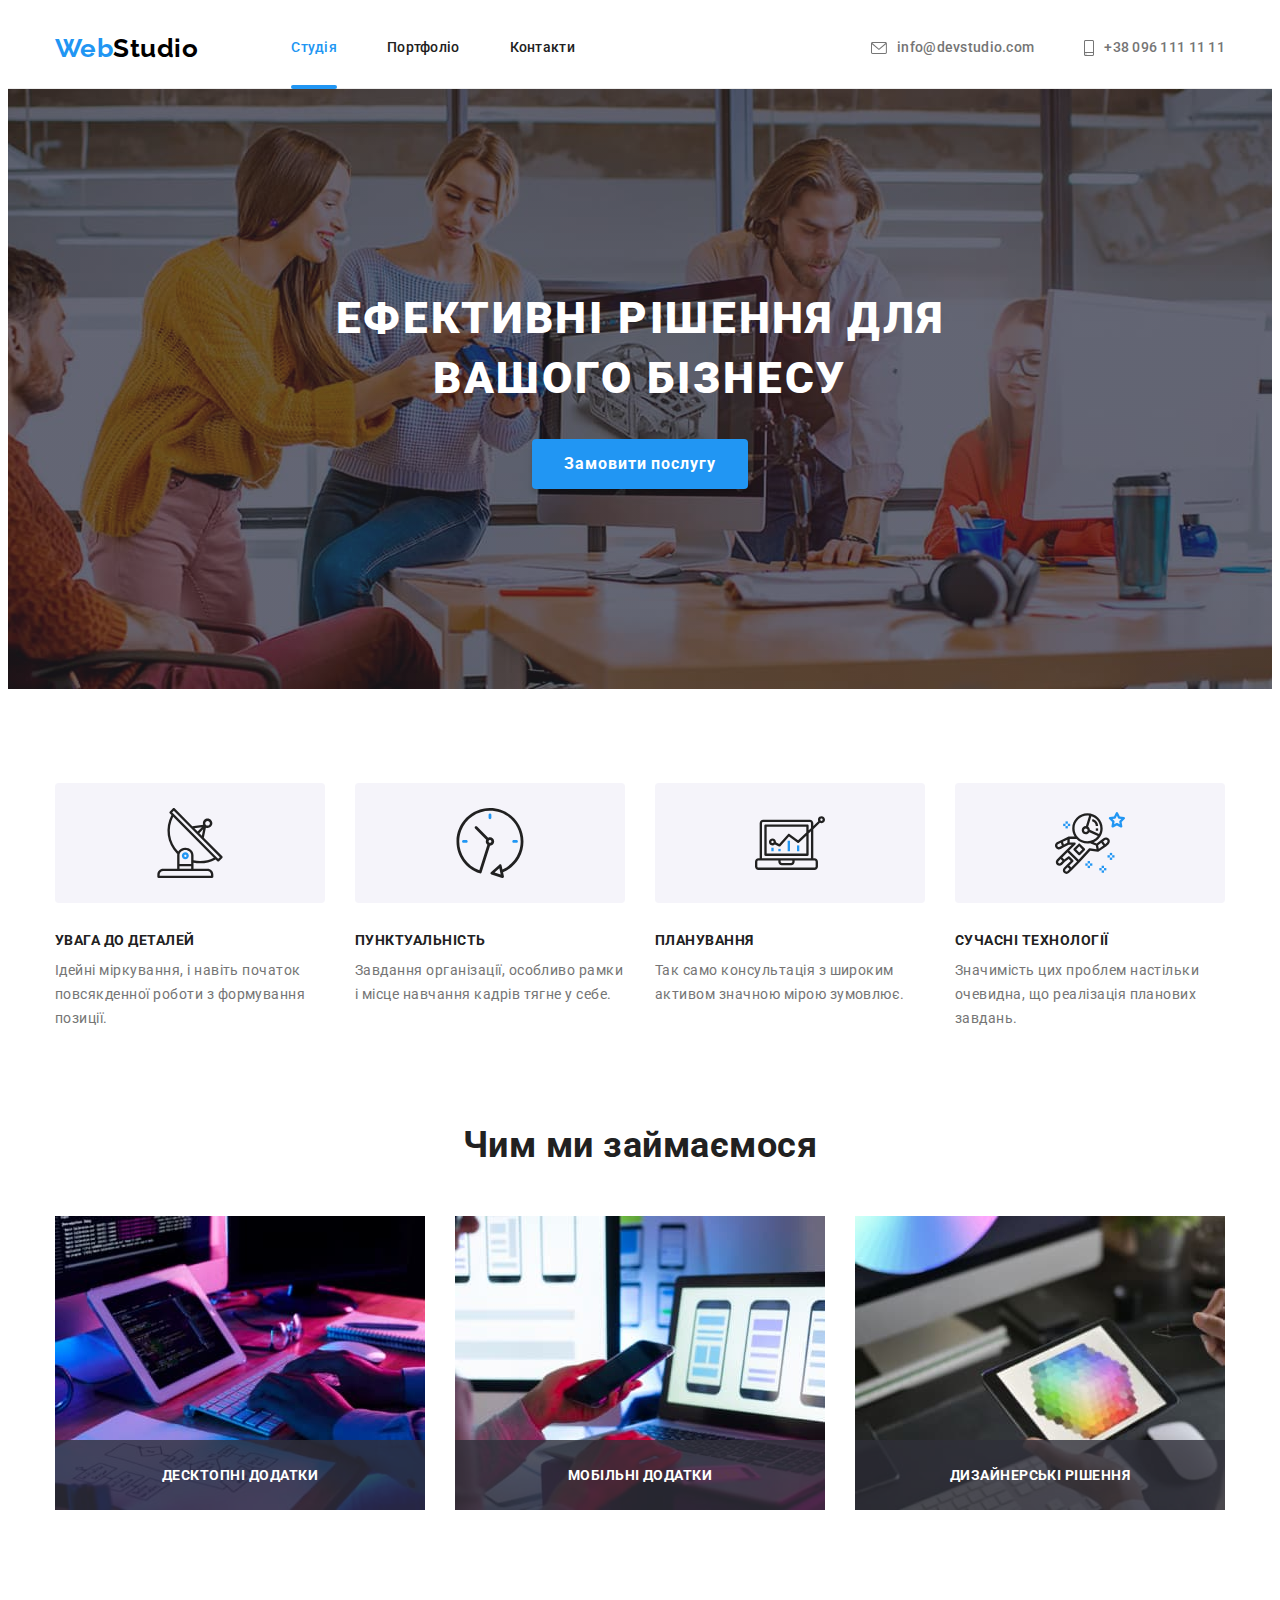
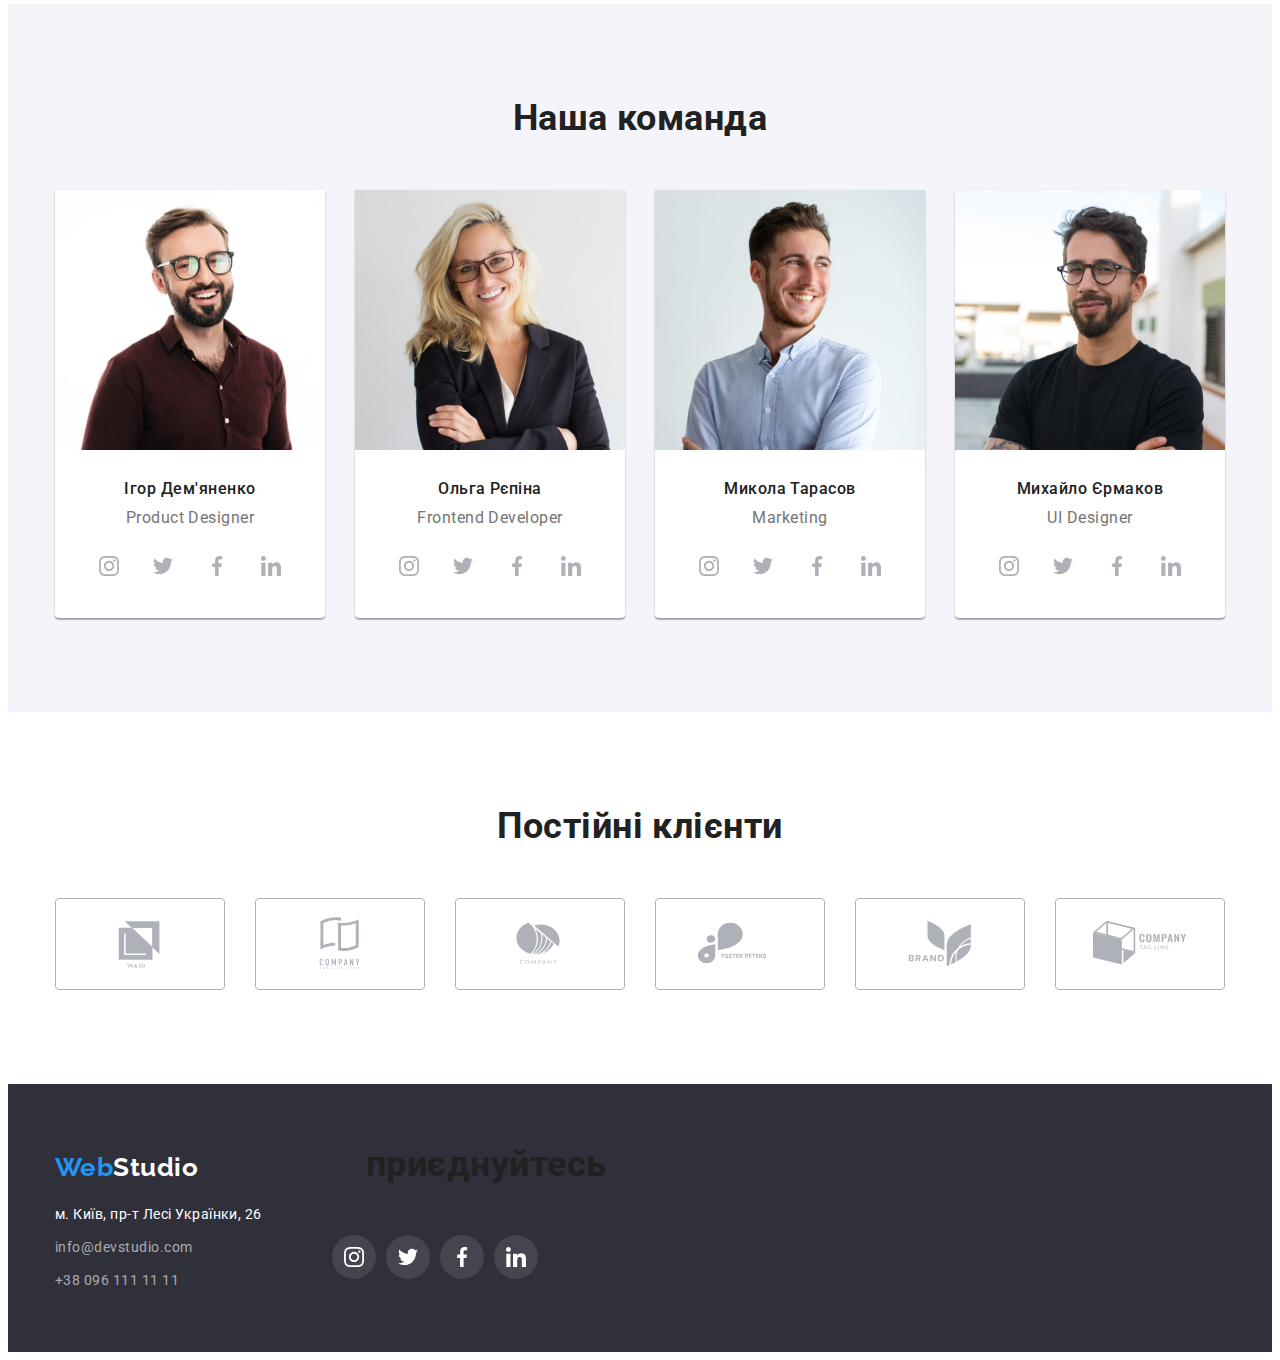
<file: index.html>
<!DOCTYPE html>
<html lang="uk">
  <head>
    <meta charset="UTF-8" />
    <meta http-equiv="X-UA-Compatible" content="IE=edge" />
    <meta name="viewport" content="width=device-width, initial-scale=1.0" />
    <title>Document</title>
    <link rel="preconnect" href="https://fonts.googleapis.com" />
    <link rel="preconnect" href="https://fonts.gstatic.com" crossorigin />
    <link
      href="https://fonts.googleapis.com/css2?family=Raleway:wght@700&family=Roboto:wght@400;500;700;900&display=swap"
      rel="stylesheet"
    />
    <link
      rel="stylesheet"
      href="https://cdnjs.cloudflare.com/ajax/libs/modern-normalize/1.1.0/modern-normalize.min.css"
      integrity="sha512-wpPYUAdjBVSE4KJnH1VR1HeZfpl1ub8YT/NKx4PuQ5NmX2tKuGu6U/JRp5y+Y8XG2tV+wKQpNHVUX03MfMFn9Q=="
      crossorigin="anonymous"
      referrerpolicy="no-referrer"
    />
    <link rel="stylesheet" href="./css/style.css" />
  </head>
  <body>
    <header class="header">
      <div class="container main-nav">
        <nav class="site-nav">
          <a href="./index.html" class="logo">Web<span class="logo two">Studio</span></a>
          <ul class="site-nav list">
            <li class="item">
              <div class="stidio-thumb">
              <a href="./index.html" class="link current">Студія</a>
              </div>
            </li>
            <li class="item">
              <a href="./portfolio.html" class="link">Портфоліо</a>
            </li>
            <li class="item">
              <a href="#" class="link">Контакти</a>
            </li>
          </ul>
        </nav>
        <ul class="auth-site list">
          <li class="item">
            <a href="mailto:info@devstudio.com" class="link"
              ><svg class="envelope-icon">
                <use href="./images/symbol-defs.svg#icon-envelope"></use></svg>info@devstudio.com</a>
          </li>
          <li class="item">
            <a href="tel:+380961111111" class="link"
              ><svg class="mobile-icon">
                <use href="./images/symbol-defs.svg#icon-smartphone"></use></svg>+38 096 111 11 11</a>
          </li>
        </ul>
      </div>
    </header>
    <main>
      <section class="section hero overlay">
        <div class="container">
          <h1 class="hero-title">Ефективні рішення для вашого бізнесу</h1>
          <button type="button" class="button primary" data-modal-open>Замовити послугу</button>
          <div class="backdrop is-hidden" data-modal>
            <div class="modal">
              <button data-modal-close class="button-close">
                <svg class="close">
                  <use href="./images/symbol-defs.svg#icon-close"></use>
                </svg>
              </button>
               <strong class="modal-text">Залиште свої дані, ми вам передзвонимо</strong>
            <form class="contact-form" name="contacts-form">
                <label for="name" class="contact-form-field">
                    <span class="contact-form-label">Ім'я</span>
                    <span class="contact-form-box">
                        <input class="contact-form-name" type="text" name="name" id="name" autofocus required
                            minlength="2" maxlength="25" title="Enter your name with min length 2 symbol">
                        <svg class="contact-form-icon">
                            <use href="./images/symbol-defs.svg#icon-person"></use>
                        </svg>
                    </span>
                </label>
                <label for="phone" class="contact-form-field">
                    <span class="contact-form-label">Телефон</span>
                    <span class="contact-form-box">
                        <input class="contact-form-name" type="text" name="phone" id="phone" minlength="10" maxlength="25"
                            title="Enter your phone with min length 10 symbol">
                        <svg class="contact-form-icon">
                        <use href="./images/symbol-defs.svg#icon-phone"></use>
                    </svg>
                    </span>
                </label>
                <label for="user_email" class="contact-form-field">
                    <span class="contact-form-label">Пошта</span>
                    <span class="contact-form-box">
                        <input class="contact-form-name" type="email" name="email" id="user_mail" minlength="10" maxlength="25"
                            title="Enter your email with min length 10 symbol">
                        <svg class="contact-form-icon">
                        <use href="./images/symbol-defs.svg#icon-email"></use>
                    </svg>
                    </span>
                </label>
                <label class="contact-form-field label" for="comments">
                  <span class="contact-form-label contact-icon-position">Коментар</span>
                    <textarea class="contact-form-comment" id="comments" placeholder="Введіть текст" rows="15"
                        required></textarea>
                </label>
                <label class="contact-form-accept" for="accept">
                    <input class="contact-form-checkbox visually-hidden" type="checkbox" id="accept" required>
                    <svg class="contact-form-checkbox-icon">
                        <use class="contact-form-icon-accept" href="./images/symbol-defs.svg#icon-check"></use>
                        <use class="contact-form-icon-unaccept" href="./images/symbol-defs.svg#icon-vector"></use>
                    </svg>
                    <span class="contact-form-text">Погоджуюся з розсилкою та приймаю</span>
                    <a class="contact-form-link" href="#">Умови договору</a>
                </label>
                <button class="contact-form-button button primary" type="submit" disabled>Відправити</button>
            </form>

            </div>
          </div>
        </div>
      </section>
      <section class="section features">
        <div class="container features">
          <h2 class="section-title visually-hidden">Особливості</h2>
          <ul class="list features">
            <li class="item antenna">
              <h3 class="title-features">увага до деталей</h3>
              <p class="text">
                Ідейні міркування, і навіть початок повсякденної роботи з формування позиції.
              </p>
            </li>
            <li class="item clock">
              <h3 class="title-features">пунктуальність</h3>
              <p class="text">
                Завдання організації, особливо рамки і місце навчання кадрів тягне у себе.
              </p>
            </li>
            <li class="item diagram">
              <h3 class="title-features">планування</h3>
              <p class="text">Так само консультація з широким активом значною мірою зумовлює.</p>
            </li>
            <li class="item astronaut">
              <h3 class="title-features">сучасні технології</h3>
              <p class="text">
                Значимість цих проблем настільки очевидна, що реалізація планових завдань.
              </p>
            </li>
          </ul>
        </div>
      </section>
      <section class="section examples">
        <div class="container">
          <h2 class="section-title">Чим ми займаємося</h2>
          <ul class="list examples">
            <li class="item">
              <div class="examples-thumb">
              <img
                class="icon"
                src="./images/coding.jpg"
                alt="Людина пише код на ноутбуці"
                width="370"
                height="294"
              />
              <p class="examples-text">Десктопні додатки</p>
              </div>
            </li>
            <li class="item">
              <div class="examples-thumb">
              <img
                class="icon"
                src="./images/mobileapps.jpg"
                alt="Людина розробляє мобільний додаток"
                width="370"
                height="294"
              />
              <p class="examples-text">Мобільні додатки</p>
              </div>
            </li>
            <li class="item">
              <div class="examples-thumb">
              <img
                class="icon"
                src="./images/color.jpg"
                alt="Чоловік працює з палітрою кольорів на планшеті"
                width="370"
                height="294"
              />
              <p class="examples-text">Дизайнерські рішення</p>
              </div>
            </li>
          </ul>
        </div>
      </section>
      <section class="section team">
        <div class="container">
          <h2 class="section-title">Наша команда</h2>
          <ul class="list team">
            <li class="item-team">
              <img
                class="team icon"
                src="./images/productdesigner.jpg"
                alt="Продукт дизайнер"
                width="270"
                height="260"
              />
              <h3 class="title">Ігор Дем'яненко</h3>
              <p class="text">Product Designer</p>
              <ul class="list icons">
                <li class="item">
                  <a href="" class="button">
                  <svg class="social-icon">
                    <use href="./images/symbol-defs.svg#icon-instagram"></use>
                  </svg></a>
                </li>
                <li class="item">
                  <a href="" class="button">
                  <svg class="social-icon">
                    <use href="./images/symbol-defs.svg#icon-twitter"></use>
                  </svg></a>
                </li>
                <li class="item">
                  <a href="" class="button">
                  <svg class="social-icon">
                    <use href="./images/symbol-defs.svg#icon-facebook"></use>
                  </svg></a>
                </li>
                <li class="item">
                  <a href="" class="button">
                  <svg class="social-icon">
                    <use href="./images/symbol-defs.svg#icon-linkedin"></use>
                  </svg></a>
                </li>
              </ul>
            </li>
            <li class="item-team">
              <img
                class="team icon"
                src="./images/frontend.jpg"
                alt="Фронтенд девелопер"
                width="270"
                height="260"
              />
              <h3 class="title">Ольга Рєпіна</h3>
              <p class="text">Frontend Developer</p>
              <ul class="list icons">
                <li class="item">
                  <a href="" class="button">
                  <svg class="social-icon">
                    <use href="./images/symbol-defs.svg#icon-instagram"></use>
                  </svg></a>
                </li>
                <li class="item">
                  <a href="" class="button">
                  <svg class="social-icon">
                    <use href="./images/symbol-defs.svg#icon-twitter"></use>
                  </svg></a>
                </li>
                <li class="item">
                  <a href="" class="button">
                  <svg class="social-icon">
                    <use href="./images/symbol-defs.svg#icon-facebook"></use>
                  </svg></a>
                </li>
                <li class="item">
                  <a href="" class="button">
                  <svg class="social-icon">
                    <use href="./images/symbol-defs.svg#icon-linkedin"></use>
                  </svg></a>
                </li>
              </ul>
            </li>
            <li class="item-team">
              <img
                class="team icon"
                src="./images/marketing.jpg"
                alt="Маркетинг"
                width="270"
                height="260"
              />
              <h3 class="title">Микола Тарасов</h3>
              <p class="text">Marketing</p>
              <ul class="list icons">
                <li class="item">
                  <a href="" class="button">
                  <svg class="social-icon">
                    <use href="./images/symbol-defs.svg#icon-instagram"></use>
                  </svg></a>
                </li>
                <li class="item">
                  <a href="" class="button">
                  <svg class="social-icon">
                    <use href="./images/symbol-defs.svg#icon-twitter"></use>
                  </svg></a>
                </li>
                <li class="item">
                  <a href="" class="button">
                  <svg class="social-icon">
                    <use href="./images/symbol-defs.svg#icon-facebook"></use>
                  </svg></a>
                </li>
                <li class="item">
                  <a href="" class="button">
                  <svg class="social-icon">
                    <use href="./images/symbol-defs.svg#icon-linkedin"></use>
                  </svg></a>
                </li>
              </ul>
            </li>
            <li class="item-team">
              <img
                class="team icon"
                src="./images/uIdesigner.jpg"
                alt="Дизайнер"
                width="270"
                height="260"
              />
              <h3 class="title">Михайло Єрмаков</h3>
              <p class="text">UI Designer</p>
              <ul class="list icons">
                <li class="item">
                  <a href="" class="button">
                  <svg class="social-icon">
                    <use href="./images/symbol-defs.svg#icon-instagram"></use>
                  </svg></a>
                </li>
                <li class="item">
                  <a href="" class="button">
                  <svg class="social-icon">
                    <use href="./images/symbol-defs.svg#icon-twitter"></use>
                  </svg></a>
                </li>
                <li class="item">
                  <a href="" class="button">
                  <svg class="social-icon">
                    <use href="./images/symbol-defs.svg#icon-facebook"></use>
                  </svg></a>
                </li>
                <li class="item">
                  <a href="" class="button">
                  <svg class="social-icon">
                    <use href="./images/symbol-defs.svg#icon-linkedin"></use>
                  </svg></a>
                </li>
              </ul>
            </li>
          </ul>
        </div>
      </section>
      <section class="section clients">
        <div class="container">
          <h2 class="section-title clients">Постійні клієнти</h2>
          <ul class="list clients">
            <li>
              <a href="" class="button">
                <svg class="clients-button">
                  <use href="./images/symbol-defs.svg#icon-logo"></use>
                </svg>
              </a>
            </li>
            <li>
              <a href="" class="button">
                <svg class="clients-button">
                  <use href="./images/symbol-defs.svg#icon-logo1"></use>
                </svg>
              </a>
            </li>
            <li>
              <a href="" class="button">
                <svg class="clients-button">
                  <use href="./images/symbol-defs.svg#icon-logo2"></use>
                </svg>
              </a>
            </li>
            <li>
              <a href="" class="button">
                <svg class="clients-button">
                  <use href="./images/symbol-defs.svg#icon-logo3"></use>
                </svg>
              </a>
            </li>
            <li>
              <a href="" class="button">
                <svg class="clients-button">
                  <use href="./images/symbol-defs.svg#icon-logo4"></use>
                </svg>
              </a>
            </li>
            <li>
              <a href="" class="button">
                <svg class="clients-button">
                  <use href="./images/symbol-defs.svg#icon-logo5"></use>
                </svg>
              </a>
            </li>
          </ul>
        </div>
      </section>
    </main>
    <footer class="footer">
      <div class="container address">
        <div class="footer-block">
           <a href="./index.html" class="logo">Web<span class="logo-three">Studio</span></a>
           <address class="section-address">
          <ul class="list address">
            <li class="item">
              <a
                href="https://goo.gl/maps/CPtrU1FHBa2aNyZL9"
                target="_blank"
                rel="noopener noreferrer"
                class="link adrs"
                >м. Київ, пр-т Лесі Українки, 26</a
              >
            </li>
            <li class="item">
              <a href="mailto:info@devstudio.com" class="link">info@devstudio.com</a>
            </li>
            <li class="item">
              <a href="tel:+380961111111" class="link">+38 096 111 11 11</a>
            </li>
          </ul>
          </div>
        </address>
          <div class="social-links">
            <p class="section-title">приєднуйтесь</p>
            <ul class="list social-links">
              <li class="item">
                  <a href="" class="button">
                  <svg class="social-icon">
                    <use href="./images/symbol-defs.svg#icon-instagram"></use>
                  </svg></a>
                </li>
                <li class="item">
                  <a href="" class="button">
                  <svg class="social-icon">
                    <use href="./images/symbol-defs.svg#icon-twitter"></use>
                  </svg></a>
                </li>
                <li class="item">
                  <a href="" class="button">
                  <svg class="social-icon">
                    <use href="./images/symbol-defs.svg#icon-facebook"></use>
                  </svg></a>
                </li>
                <li class="item">
                  <a href="" class="button">
                  <svg class="social-icon">
                    <use href="./images/symbol-defs.svg#icon-linkedin"></use>
                  </svg></a>
                </li>
          </ul>
        </div>
        </div>
    </footer>
    <script src="./js/modal.js"></script>
  </body>
</html>
</file>
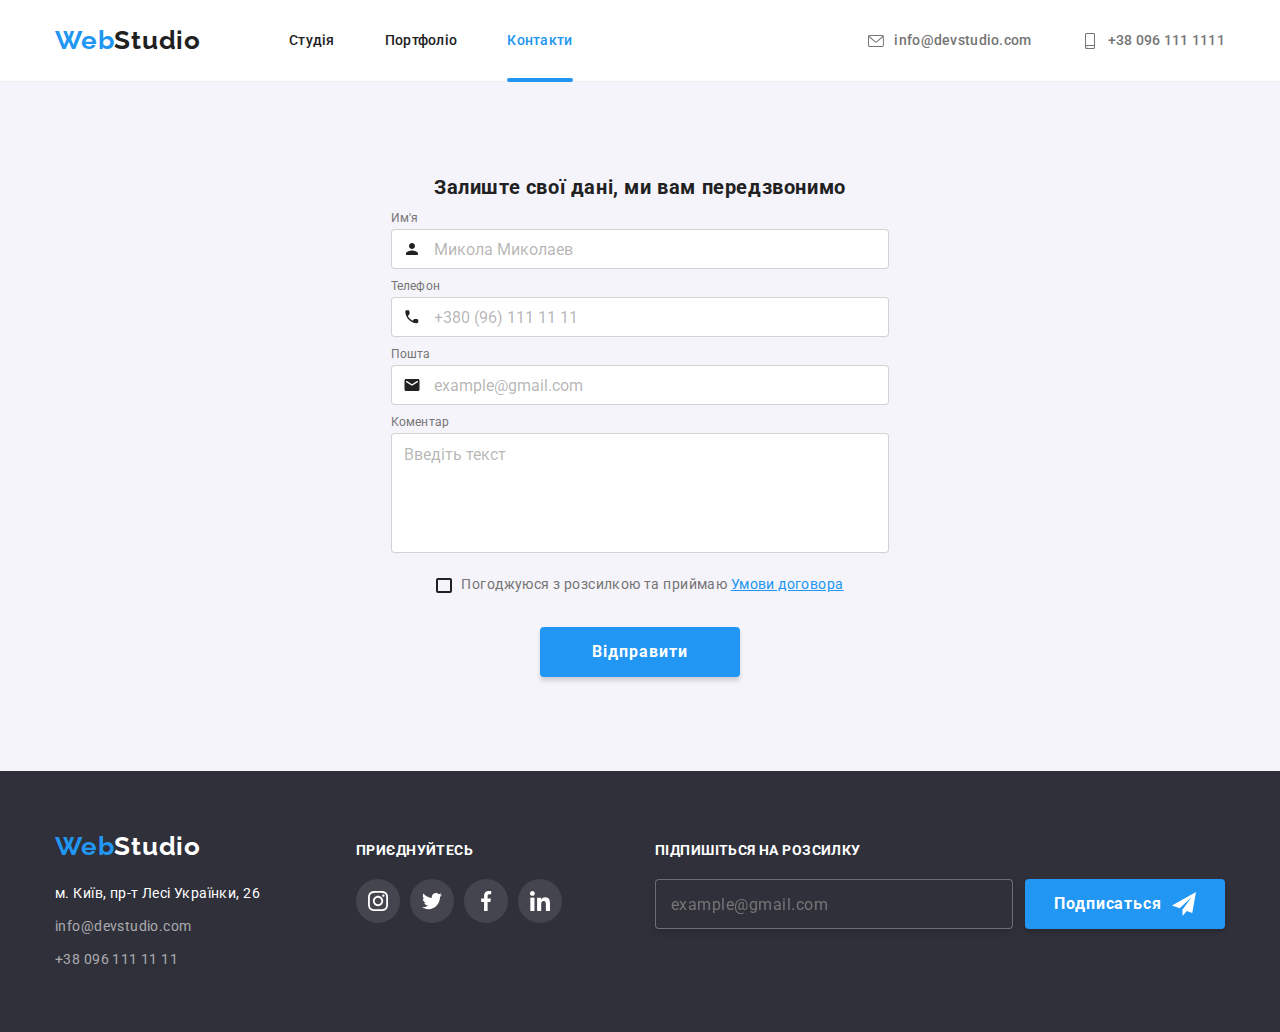
<file: contacts.html>
<!DOCTYPE html>
<html lang="uk">

<head>
    <meta charset="UTF-8">
    <meta http-equiv="X-UA-Compatible" content="IE=edge">
    <meta name="viewport" content="width=device-width, initial-scale=1.0">
    <title>Контакти</title>
    <link rel="icon" type="image/x-icon" href="/images/favicon.ico">
    <link rel="preconnect" href="https://fonts.googleapis.com">
    <link rel="preconnect" href="https://fonts.gstatic.com" crossorigin>
    <link rel="stylesheet"
        href="https://fonts.googleapis.com/css2?family=Raleway:wght@700&family=Roboto:wght@400;500;700;900&display=swap">
    <link rel="stylesheet"
        href="https://cdnjs.cloudflare.com/ajax/libs/modern-normalize/1.1.0/modern-normalize.min.css">
    <link rel="stylesheet" href="./css/main.min.css" />
</head>

<body>
    <header class="header">
        <div class="mobile-menu is-open" data-menu>
            <button class="mobile-menu__close-button" type="button" data-menu-close>
                <svg class="header__burger-icon" width="18px" height="18px">
                    <use href="./images/sprite.svg#close-modal"></use>
                </svg>
            </button>
            <ul class="mobile-menu__navigation">
                <li class="mobile-menu__navigation-item">
                    <a class="mobile-menu__navigation-link" href="./index.html">Студія</a>
                </li>
                <li class="mobile-menu__navigation-item">
                    <a class="mobile-menu__navigation-link" href="./portfolio.html">Портфоліо</a>
                </li>
                <li class="mobile-menu__navigation-item">
                    <a class="mobile-menu__navigation-link mobile-menu__navigation-link-active"
                        href="./contacts.html">Контакти</a>
                </li>
            </ul>
            <ul class="mobile-menu__contacts">
                <li class="mobile-menu__telephone">
                    <a href="tel:+380961111111">+380961111111</a>
                </li>
                <li class="mobile-menu__mail">
                    <a href="mailto:info@devstudio.com">info@devstudio.com</a>
                </li>
            </ul>
            <ul class="mobile-menu__social">
                <li class="mobile-menu__social-item">
                    <a class="mobile-menu__social-link" href="">Instagram</a>
                </li>
                <li class="mobile-menu__social-item">
                    <a class="mobile-menu__social-link" href="">Twitter</a>
                </li>
                <li class="mobile-menu__social-item">
                    <a class="mobile-menu__social-link" href="">Facebook</a>
                </li>
                <li class="mobile-menu__social-item">
                    <a class="mobile-menu__social-link" href="">LinkedIn</a>
                </li>
            </ul>
        </div>
        <div class="container header__container">
            <a class="logo header__logo" href="./index.html"><span class="logo__accent">Web</span>Studio</a>
            <button type="button" class="header__burger-btn" data-menu-open>
                <svg class="header__burger-icon" width="40px" height="40px">
                    <use href="./images/sprite.svg#burger"></use>
                </svg>
            </button>
            <nav class="header__nav">
                <ul class="nav">
                    <li class="nav__item">
                        <a class="nav__link" href="./index.html">Студія</a>
                    </li>
                    <li class="nav__item">
                        <a class="nav__link" href="./portfolio.html">Портфоліо</a>
                    </li>
                    <li class="nav__item">
                        <a class="nav__link nav__link_active" href="./contacts.html">Контакти</a>
                    </li>
                </ul>
            </nav>
            <ul class="contacts header__contacts">
                <li class="contacts__item">
                    <a class="contacts__link" href="mailto:info@devstudio.com">
                        <svg class="contacts__icon" width="16px" height="16px">
                            <use href="./images/sprite.svg#mail"></use>
                        </svg>
                        info@devstudio.com
                    </a>
                </li>
                <li class="contacts__item">
                    <a class="contacts__link" href="tel:+380961111111">
                        <svg class="contacts__icon" width="16px" height="16px">
                            <use href="./images/sprite.svg#tel"></use>
                        </svg>
                        +38 096 111 1111
                    </a>
                </li>
            </ul>
        </div>
    </header>
    <main>
        <section class="contacts-page section">
            <div class="contacts-form container">
                <h1 class="hidden">Форма обратной связи</h1>
                <p class="modal-window__title">Залиште свої дані, ми вам передзвонимо</p>
                <form class="modal-form" action="#">
                    <label class="modal-form__label" for="name">Им'я</label>
                    <span class="modal-form__line">
                        <input id="name" required class="modal-form__input" type="text" name="name"
                            placeholder="Микола Миколаев">
                        <svg class="modal-form__icon" width="18" height="18">
                            <use href="./images/sprite.svg#modal-name"></use>
                        </svg>
                    </span>
                    <label class="modal-form__label" for="tel">Телефон</label>
                    <span class="modal-form__line">
                        <input id="tel" required name="tel" class="modal-form__input" type="tel"
                            placeholder="+380 (96) 111 11 11">
                        <svg class="modal-form__icon" width="18" height="18">
                            <use href="./images/sprite.svg#modal-phone"></use>
                        </svg>
                    </span>
                    <label class="modal-form__label" for="mail">Пошта</label>
                    <span class="modal-form__line">
                        <input id="mail" required class="modal-form__input" name="mail" type="email"
                            placeholder="example@gmail.com">
                        <svg class="modal-form__icon" width="18" height="18">
                            <use href="./images/sprite.svg#modal-mail"></use>
                        </svg>
                    </span>
                    <label class="modal-form__label" for="comment">Коментар</label>
                    <textarea id="comment" class="modal-form__comment" name="comment" type="text"
                        placeholder="Введіть текст"></textarea>
                    <span class="modal-form__contract-line">
                        <input class="hidden modal-form__hidden-check" required type="checkbox" name="contract"
                            id="check">
                        <label class="modal-form__contract-label" for="check">Погоджуюся з розсилкою та приймаю&nbsp<a
                                class="modal-form__contract-link" href="./index.html">Умови договора</a></label>
                    </span>
                    <button class="button modal-form__button" type="submit">Відправити</button>
                </form>
            </div>
        </section>
    </main>
    <footer class="footer">
        <div class="container footer__container">
            <div class="address">
                <a class="logo footer__logo" href="./index.html"><span class="logo__accent">Web</span>Studio</a>
                <address>
                    <ul class="address__list">
                        <li class="address__item">
                            <a class="address__link" href="https://goo.gl/maps/EVga5YoT9mMp64XXA" target="_blank"
                                rel="noopener nofollow noreferrer">м. Київ, пр-т Лесі Українки, 26</a>
                        </li>
                        <li class="address__item">
                            <a class="address__link" href="mailto:info@devstudio.com">info@devstudio.com</a>
                        </li>
                        <li class="address__item">
                            <a class="address__link" href="tel:+380961111111">+38 096 111 11 11</a>
                        </li>
                    </ul>
                </address>
            </div>
            <div class="footer__social">
                <p class="footer__title">приєднуйтесь</p>
                <ul class="footer__social-links">
                    <li>
                        <a class="footer__social-link" href="">
                            <svg class="footer__social-icon" width="20px" height="20px">
                                <use href="./images/sprite.svg#instagram"></use>
                            </svg>
                        </a>
                    </li>
                    <li>
                        <a class="footer__social-link" href="">
                            <svg class="footer__social-icon" width="20px" height="20px">
                                <use href="./images/sprite.svg#twitter"></use>
                            </svg>
                        </a>
                    </li>
                    <li>
                        <a class="footer__social-link" href="">
                            <svg class="footer__social-icon" width="20px" height="20px">
                                <use href="./images/sprite.svg#facebook"></use>
                            </svg>
                        </a>
                    </li>
                    <li>
                        <a class="footer__social-link" href="">
                            <svg class="footer__social-icon" width="20px" height="20px">
                                <use href="./images/sprite.svg#linkedin"></use>
                            </svg>
                        </a>
                    </li>
                </ul>
            </div>
            <div class="footer__news">
                <p class="footer__title">Підпишіться на розсилку</p>
                <form class="footer__news-form" action="#">
                    <input class="footer__news-mail" required type="email" name="mail" placeholder="example@gmail.com">
                    <button class="button footer__news-button" type="submit">
                        Подписаться
                        <svg class="footer__social-icon" width="24px" height="24px">
                            <use href="./images/sprite.svg#send"></use>
                        </svg>
                    </button>
                </form>
            </div>
        </div>
    </footer>
    <script src="./js/mobile-menu.js"></script>
</body>

</html>
</file>
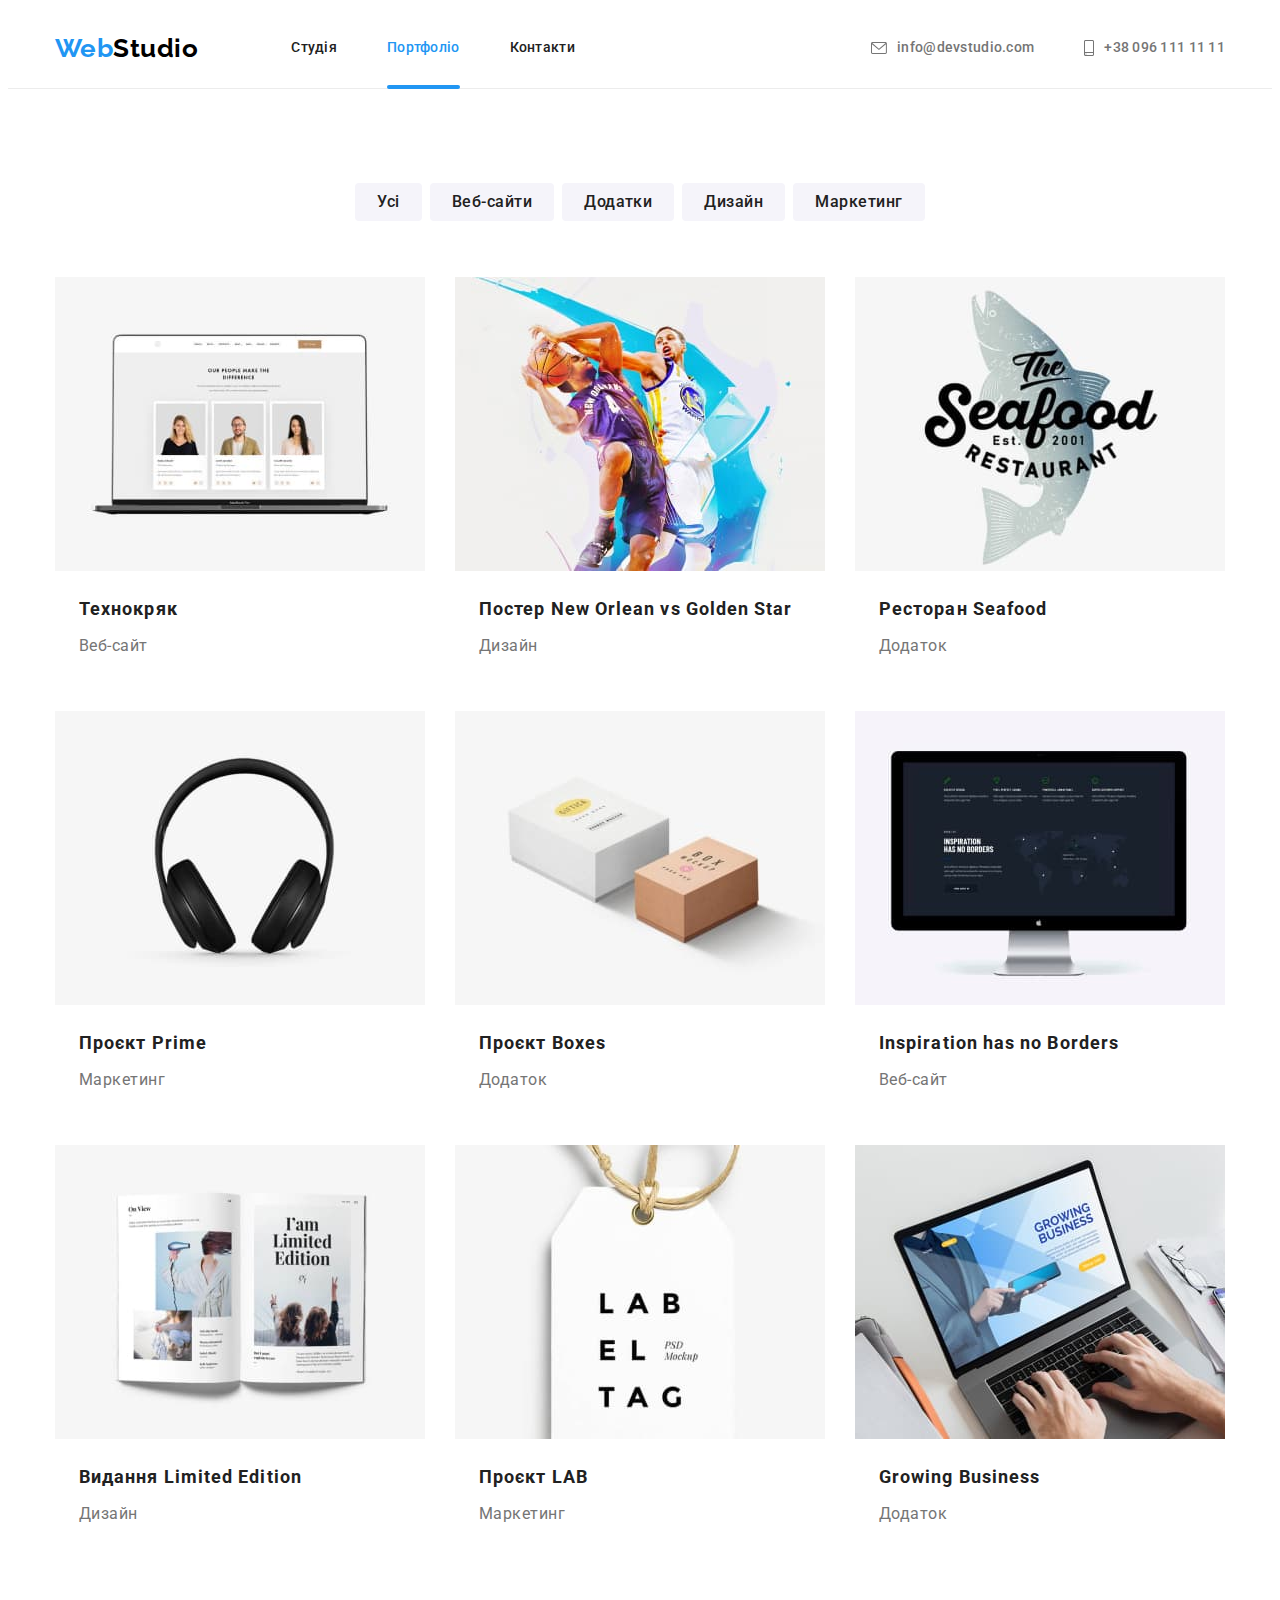
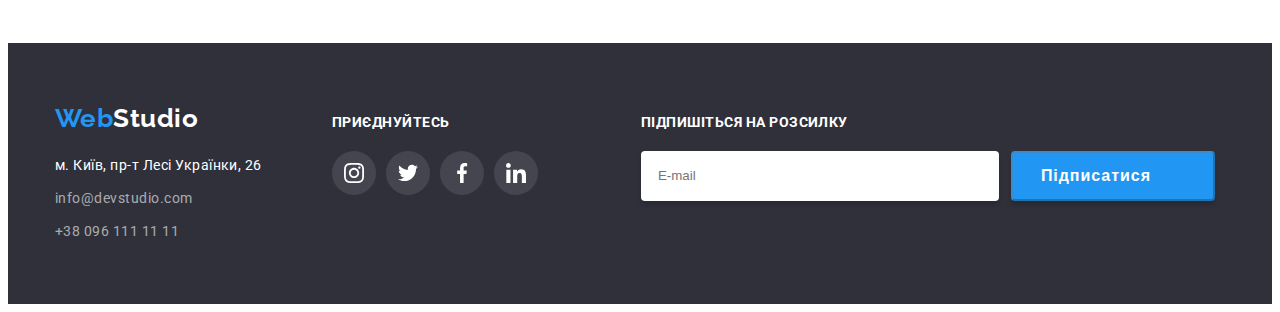
<file: portfolio.html>
<!DOCTYPE html>
<html lang="en">
  <head>
    <meta charset="UTF-8" />
    <meta http-equiv="X-UA-Compatible" content="IE=edge" />
    <meta name="viewport" content="width=device-width, initial-scale=1.0" />
    <title>Document</title>
    <link rel="preconnect" href="https://fonts.googleapis.com" />
    <link rel="preconnect" href="https://fonts.gstatic.com" crossorigin />
    <link
      href="https://fonts.googleapis.com/css2?family=Raleway:wght@700&family=Roboto:wght@400;500;700;900&display=swap"
      rel="stylesheet"
    />
    <link rel="stylesheet" href="https://cdnjs.cloudflare.com/ajax/libs/modern-normalize/1.1.0/modern-normalize.min.css" integrity="sha512-wpPYUAdjBVSE4KJnH1VR1HeZfpl1ub8YT/NKx4PuQ5NmX2tKuGu6U/JRp5y+Y8XG2tV+wKQpNHVUX03MfMFn9Q==" crossorigin="anonymous" referrerpolicy="no-referrer" />
    <link rel="stylesheet" href="css/style.css" />
  </head>
  <body>
    <header class="header">
      <div class="container main-nav">
      <nav class="site-nav">
        <a href="./index.html" class="logo">Web<span class="logo two">Studio</span></a>
        <ul class="site-nav list">
          <li class="item">
            <a href="./index.html" class="link">Студія</a>
          </li>
          <li class="item">
            <div class="portfolio-link-thumb">
            <a href="./portfolio.html" class="link current">Портфоліо</a>
            </div>
          </li>
          <li class="item">
            <a href="#" class="link">Контакти</a>
          </li>
        </ul>
      </nav>
      <ul class="auth-site list">
        <li class="item">
          <a href="mailto:info@devstudio.com" class="link"><svg class="envelope-icon">
                <use href="./images/symbol-defs.svg#icon-envelope"></use></svg>info@devstudio.com</a>
        </li>
        <li class="item">
          <a href="tel:+380961111111" class="link"><svg class="mobile-icon">
                <use href="./images/symbol-defs.svg#icon-smartphone"></use></svg>+38 096 111 11 11</a>
        </li>
      </ul>
      </div>
    </header>
    <main>
      <section class="section portfolio">
        <div class="container portfolio">
        <h1 hidden class="title">Портфоліо</h1>
        <ul class="list filters">
          <li class="item"><button type="button" class="button secondary">Усі</button></li>
          <li class="item"><button type="button" class="button secondary">Веб-сайти</button></li>
          <li class="item"><button type="button" class="button secondary">Додатки</button></li>
          <li class="item"><button type="button" class="button secondary">Дизайн</button></li>
          <li class="item"><button type="button" class="button secondary">Маркетинг</button></li>
        </ul>
        <ul class="list portfolio">
          <li class="item">
            <a href="#" class="link">
            <div class="portfolio-thumb">
            <img class="portfolio icon" src="./images/tehno.jpg" alt="веб-сайт" width="370" height="294" />
            <div class="overlay-text">
            <p class="portfolio-text"> Ресурс пропонує комплексні пропозиції з різним рівнем функціоналу та сервісів. Все це дозволить відвідувачу отримати вичерпні відомості про компанію чи приватну особу.</p>
            </div>
            </div>
            <div class="portfolio-info">
            <h2 class="portfolio-title">Технокряк</h2>
            <p class="text">Веб-сайт</p>
          </div>
            </a>
          </li>
          <li class="item">
            <a href="#" class="link">
              <div class="portfolio-thumb">
            <img class="portfolio icon" src="./images/poster.jpg" alt="Дизайн" width="370" height="294" />
            <div class="overlay-text">
            <p class="portfolio-text"> Ресурс пропонує комплексні пропозиції з різним рівнем функціоналу та сервісів. Все це дозволить відвідувачу отримати вичерпні відомості про компанію чи приватну особу.</p>
            </div>
            </div>
            <div class="portfolio-info">
            <h2 class="portfolio-title">Постер New Orlean vs Golden Star</h2>
            <p class="text">Дизайн</p>
          </div>
            </a>
          </li>
          <li class="item">
            <a href="#" class="link">
              <div class="portfolio-thumb">
            <img class="portfolio icon" src="./images/restaurant.jpg" alt="додаток" width="370" height="294" />
            <div class="overlay-text">
            <p class="portfolio-text"> Ресурс пропонує комплексні пропозиції з різним рівнем функціоналу та сервісів. Все це дозволить відвідувачу отримати вичерпні відомості про компанію чи приватну особу.</p>
            </div>
            </div>
            <div class="portfolio-info">
            <h2 class="portfolio-title">Ресторан Seafood</h2>
            <p class="text">Додаток</p>
          </div>
            </a>
          </li>
          <li class="item">
            <a href="#" class="link">
              <div class="portfolio-thumb">
            <img class="portfolio icon" src="./images/prime.jpg" alt="Маркетинг" width="370" height="294" />
            <div class="overlay-text">
            <p class="portfolio-text"> Ресурс пропонує комплексні пропозиції з різним рівнем функціоналу та сервісів. Все це дозволить відвідувачу отримати вичерпні відомості про компанію чи приватну особу.</p>
            </div>
            </div>
            <div class="portfolio-info">
            <h2 class="portfolio-title">Проєкт Prime</h2>
            <p class="text">Маркетинг</p>
          </div>
            </a>
          </li>
          <li class="item">
            <a href="#" class="link">
              <div class="portfolio-thumb">
            <img class="portfolio icon" src="./images/boxes.jpg" alt="додаток" width="370" height="294" />
            <div class="overlay-text">
            <p class="portfolio-text"> Ресурс пропонує комплексні пропозиції з різним рівнем функціоналу та сервісів. Все це дозволить відвідувачу отримати вичерпні відомості про компанію чи приватну особу.</p>
            </div>
            </div>
            <div class="portfolio-info">
            <h2 class="portfolio-title">Проєкт Boxes</h2>
            <p class="text">Додаток</p>
          </div>
            </a>
          </li>
          <li class="item">
            <a href="#" class="link">
              <div class="portfolio-thumb">
            <img class="portfolio icon" src="./images/inspiration.jpg" alt="веб-сайт" width="370" height="294" />
            <div class="overlay-text">
            <p class="portfolio-text"> Ресурс пропонує комплексні пропозиції з різним рівнем функціоналу та сервісів. Все це дозволить відвідувачу отримати вичерпні відомості про компанію чи приватну особу.</p>
            </div>
            </div>
            <div class="portfolio-info">
            <h2 class="portfolio-title">Inspiration has no Borders</h2>
            <p class="text">Веб-сайт</p>
          </div>
            </a>
          </li>
          <li class="item">
            <a href="#" class="link">
              <div class="portfolio-thumb">
            <img class="portfolio icon" src="./images/limitededition.jpg" alt="Дизайн" width="370" height="294" />
            <div class="overlay-text">
            <p class="portfolio-text"> Ресурс пропонує комплексні пропозиції з різним рівнем функціоналу та сервісів. Все це дозволить відвідувачу отримати вичерпні відомості про компанію чи приватну особу.</p>
            </div>
            </div>
            <div class="portfolio-info">
            <h2 class="portfolio-title">Видання Limited Edition</h2>
            <p class="text">Дизайн</p>
          </div>
            </a>
          </li>
          <li class="item">
            <a href="#" class="link">
              <div class="portfolio-thumb">
            <img class="portfolio icon" src="./images/lab.jpg" alt="Маркетинг" width="370" height="294" />
            <div class="overlay-text">
            <p class="portfolio-text"> Ресурс пропонує комплексні пропозиції з різним рівнем функціоналу та сервісів. Все це дозволить відвідувачу отримати вичерпні відомості про компанію чи приватну особу.</p>
            </div>
            </div>
            <div class="portfolio-info">
            <h2 class="portfolio-title">Проєкт LAB</h2>
            <p class="text">Маркетинг</p>
          </div>
            </a>
          </li>
          <li class="item">
            <a href="#" class="link">
              <div class="portfolio-thumb">
            <img class="portfolio icon" src="./images/growingbusiness.jpg" alt="додаток" width="370" height="294" />
            <div class="overlay-text">
            <p class="portfolio-text"> Ресурс пропонує комплексні пропозиції з різним рівнем функціоналу та сервісів. Все це дозволить відвідувачу отримати вичерпні відомості про компанію чи приватну особу.</p>
            </div>
            </div>
            <div class="portfolio-info">
            <h2 class="portfolio-title">Growing Business</h2>
            <p class="text">Додаток</p>
          </div>
            </a>
          </li>
        </ul>
        </div>
      </section>
    </main>
    <footer class="footer">
      <div class="container address">
        <div class="footer-block">
           <a href="./index.html" class="logo">Web<span class="logo-three">Studio</span></a>
           <address class="section-address">
          <ul class="list address">
            <li class="item">
              <a
                href="https://goo.gl/maps/CPtrU1FHBa2aNyZL9"
                target="_blank"
                rel="noopener noreferrer"
                class="link adrs"
                >м. Київ, пр-т Лесі Українки, 26</a
              >
            </li>
            <li class="item">
              <a href="mailto:info@devstudio.com" class="link">info@devstudio.com</a>
            </li>
            <li class="item">
              <a href="tel:+380961111111" class="link">+38 096 111 11 11</a>
            </li>
          </ul>
          </div>
        </address>
          <div class="social-links">
            <p class="footer-span">приєднуйтесь</p>
            <ul class="list social-links">
              <li class="item">
                  <a href="" class="button">
                  <svg class="social-icon">
                    <use href="./images/symbol-defs.svg#icon-instagram"></use>
                  </svg></a>
                </li>
                <li class="item">
                  <a href="" class="button">
                  <svg class="social-icon">
                    <use href="./images/symbol-defs.svg#icon-twitter"></use>
                  </svg></a>
                </li>
                <li class="item">
                  <a href="" class="button">
                  <svg class="social-icon">
                    <use href="./images/symbol-defs.svg#icon-facebook"></use>
                  </svg></a>
                </li>
                <li class="item">
                  <a href="" class="button">
                  <svg class="social-icon">
                    <use href="./images/symbol-defs.svg#icon-linkedin"></use>
                  </svg></a>
                </li>
          </ul>
        </div>
        <div class="subscription">
          <p class="footer-span">Підпишіться на розсилку</p>
            <form class="subscription-form" name="subscription-form">
                <label for="user_email" class="subscription-form-field">
                    <span class="subscription-form-box">
                        <input class="subscription-form-name" type="email" name="email" id="user_email" placeholder="E-mail" autofocus required
                            minlength="10" maxlength="25" title="Enter your E-mail with min length 10 symbol">
                    </span>
                </label>
             <button class="subscription-form-button" type="submit" disabled><span>Підписатися</span><svg class="send-icon">
              <use href="./images/symbol-defs.svg#icon-send"></use>
             </svg></button>
            </form>
        </div>
        </div>
    </footer>
  </body>
</html>
</file>
<file: css/style.css>
:root {
  --primary-text-color: #757575;
  --title-text-color: #212121;
  --accent-color: #2196f3;
  --white: #ffffff;
  --black: #000000;
  --link-color: rgba(255, 255, 255, 0.6);
  --section-bcg-color: #f5f4fa;
  --footer-bcg-color: #2f303a;
}
*,
::before,
::after {
  box-sizing: border-box;
}
h1,
h2,
h3,
h4,
h5,
h6,
p,
ul {
  margin: 0;
  padding: 0;
  border: 0;
  font-size: 100%;
  font: inherit;
  vertical-align: baseline;
}
body {
  background-color: var(--white);
  color: var(--primary-text-color);
  font-family: Roboto, sans-serif;
  letter-spacing: 0.03em;
}
.container {
  margin-left: auto;
  margin-right: auto;
  width: 1200px;
  padding-left: 15px;
  padding-right: 15px;
}
.site-nav {
  display: flex;
  align-items: center;
}
.list {
  list-style-type: none;
}
.list.filters {
  margin-bottom: 56px;
}
.header {
  border-bottom: 1px solid #ececec;
}
.footer,
.hero {
  background-color: var(--footer-bcg-color);
}
.team {
  background-color: var(--section-bcg-color);
}
.site-nav .link {
  display: block;
  padding-top: 32px;
  padding-bottom: 32px;

  color: var(--title-text-color);
  font-weight: 500;
  font-size: 14px;
  line-height: 1.14;
  letter-spacing: 0.02em;
  text-decoration: none;
  transition: color 250ms cubic-bezier(0.4, 0, 0.2, 1);
}
.site-nav .item {
  margin-right: 50px;
}
.site-nav .item:last-child {
  margin-right: 0;
}
.site-nav .link.current {
  color: var(--accent-color);
  text-decoration: none;
}
.site-nav .link:hover,
.site-nav .link:focus {
  color: var(--accent-color);
}
.auth-site {
  display: flex;
  margin-left: auto;
}
.auth-site .item + .item {
  margin-left: 50px;
}

.auth-site .link {
  display: flex;
  align-items: center;
  color: var(--primary-text-color);
  text-decoration: none;
  font-weight: 500;
  font-size: 14px;
  line-height: 1.14;
  letter-spacing: 0.02em;
  transition: color 250ms cubic-bezier(0.4, 0, 0.2, 1);
}
.auth-site .link:hover,
.auth-site .link:focus {
  color: var(--accent-color);
}
.envelope-icon {
  width: 16px;
  height: 12px;
  margin-right: 10px;
  fill: currentColor;
}
.mobile-icon {
  width: 10px;
  height: 16px;
  margin-right: 10px;
  fill: currentColor;
}
.main-nav {
  display: flex;
  align-items: center;
}
.hero-title {
  margin-bottom: 30px;
  margin-left: auto;
  margin-right: auto;
  color: var(--white);
  font-weight: 900;
  font-size: 44px;
  line-height: 1.36;
  text-align: center;
  letter-spacing: 0.06em;
  text-transform: uppercase;
  width: 696px;
}
.section-title {
  margin-bottom: 50px;
  color: var(--title-text-color);
  font-weight: 700;
  font-size: 36px;
  line-height: 1.16;
  text-align: center;
}
.title-features {
  margin-bottom: 10px;
  margin-top: 30px;
  color: var(--title-text-color);
  font-weight: 700;
  font-size: 14px;
  line-height: 1.14;
  text-transform: uppercase;
}
.team .title {
  margin-bottom: 10px;
  color: var(--title-text-color);
  font-weight: 500;
  font-size: 16px;
  line-height: 1.18;
  text-align: center;
}
.portfolio-title {
  margin-bottom: 4px;
  color: var(--title-text-color);
  font-weight: 700;
  font-size: 18px;
  line-height: 2;
  letter-spacing: 0.06em;
}
.overlay {
  height: 600px;
  max-width: 1600px;
  margin-left: auto;
  margin-right: auto;
  background-image: linear-gradient(to right, rgba(47, 48, 58, 0.4), rgba(47, 48, 58, 0.4)),
    url(../images/background.jpg);
  background-repeat: no-repeat;
  background-position: center;
  background-size: cover;
}
.icon {
  display: block;
}
.team.icon {
  margin-bottom: 30px;
}
.portfolio .item .link:hover .overlay-text {
  transform: translateY(0%);
}
.portfolio-thumb {
  position: relative;
  overflow: hidden;
  min-width: 370px;
  min-height: 294px;
}
.overlay-text {
  position: absolute; 
  bottom: 0;
  right: 0;
  content: '';
  padding: 63px 24px;
  transform: translateY(101%);
  transition: transform 250ms cubic-bezier(0.4, 0, 0.2, 1);
  width: 100%;
  height: 100%;
  background-color: rgba(33, 150, 243, 0.9);
}
.portfolio-text {
  text-decoration: none;
  color: var(--white);
  font-size: 18px;
  line-height: 1.55;
}
.visually-hidden {
  position: absolute;
  white-space: nowrap;
  width: 1px;
  height: 1px;
  overflow: hidden;
  border: 0;
  padding: 0;
  clip: rect(0 0 0 0);
  clip-path: inset(50%);
  margin: -1px;
}
.features .text {
  font-size: 14px;
  line-height: 1.71;
}
.features.list {
  display: flex;
  margin-right: auto;
  margin-left: auto;
}
.features .item {
  margin-right: 30px;
  width: 270px;
}
.features .item:last-child {
  margin-right: 0;
}
.features .item::before {
  display: block;
  content: '';
  height: 120px;
  background-repeat: no-repeat;
  background-position: center;
  background-color: var(--section-bcg-color);
  border-radius: 4px;
}
.features .antenna::before {
  background-image: url(../images/antenna.svg);
}
.features .clock::before {
  background-image: url(../images/clock.svg);
}
.features .diagram::before {
  background-image: url(../images/diagram.svg);
}
.features .astronaut::before {
  background-image: url(../images/astronaut.svg);
}
.stidio-thumb {
  position: relative;
}
.stidio-thumb::after {
  display: inline-block;
  content: '';
  position: absolute;
  width: 100%;
  height: 4px;
  bottom: -1px;
  left: 0;
  background-color: var(--accent-color);
  border-radius: 2px;
}
.portfolio-info {
  padding: 20px 24px;
}
.portfolio-link-thumb {
  position: relative;
}
.portfolio-link-thumb::after {
  display: inline-block;
  content: '';
  position: absolute;
  width: 100%;
  height: 4px;
  bottom: -1px;
  left: 0;
  background-color: var(--accent-color);
  border-radius: 2px;
}
.backdrop {
  position: fixed;
  top: 0;
  left: 0;
  width: 100%;
  height: 100%;
  background-color: rgba(0, 0, 0, 0.2);
  z-index: 2;
  transition: opacity 300ms cubic-bezier(0.4, 0, 0.2, 1), visibility 300ms cubic-bezier(0.4, 0, 0.2, 1);
}
.backdrop.is-hidden {
  visibility: hidden;
  opacity: 0;
  pointer-events: none;
}
.backdrop.is-hidden .modal{
  transform: translate(-50%, -60%);
}
.modal {
  position: absolute;
  top: 50%;
  left: 50%;
  transform: translate(-50%, -50%);
  transition: transform 300ms ease-out;
  width: 528px;
  height: 581px;
  background-color: var(--white);
  border-radius: 4px;
  box-shadow: 0 2px 1px rgba(0, 0, 0, 0.2), 0 1px 1px rgba(0, 0, 0, 0.14),
    0 1px 3px rgba(0, 0, 0, 0.12);
}
.modal-text {
	font-weight: 700;
	font-size: 20px;
	line-height: calc(23 / 20);
	text-align: center;
	letter-spacing: 0.03em;
	margin-bottom: 12px;
	display: block;

	color: #212121;
}
.contact-form-field {
	position: relative;
}
.contact-form-label {
	font-size: 12px;
	line-height: calc(14 / 12);
	letter-spacing: 0.01em;
	color: #757575;
	display: block;
	margin-bottom: 4px;
  margin-left: 40px;
}
.contact-form-box {
	display: block;
	position: relative;
}

.contact-form-name {
	display: block;
	width: 448px;
	border: 1px solid rgba(33, 33, 33, 0.2);
	border-radius: 4px;
	height: 40px;
	padding: 11px 42px;
  margin-left: 40px;
  margin-bottom: 10px;
  outline: transparent;
  transition: border-color 250ms cubic-bezier(0.4, 0, 0.2, 1);
}
.contact-form-name:focus {
  border-color: var(--accent-color);
  cursor: pointer;
}
.contact-form-icon {
	position: absolute;
	left: 52px;
	top: 50%;
	width: 18px;
	height: 18px;
	fill: #212121;
	transform: translateY(-50%);
	pointer-events: none;
  transition: fill 250ms cubic-bezier(0.4, 0, 0.2, 1);
}
.contact-form-name:focus+.contact-form-icon {
  fill: var(--accent-color);
}
.contact-icon-position {
  margin-top: 10px;
  margin-bottom: 4px;
}

.contact-form-comment {
	width: 448px;
	height: 120px;
	border: 1px solid rgba(33, 33, 33, 0.2);
	border-radius: 4px;
	resize: none;
	display: block;
	padding: 12px 16px;
  margin-left: 40px;
  margin-bottom: 20px;
  outline: transparent;
}

.contact-form-comment::placeholder {
	font-size: 12px;
	line-height: calc(14 / 12);
	letter-spacing: 0.01em;
  color: rgba(117, 117, 117, 0.5);
}

.contact-form-accept {
  display: block;
  margin-bottom: 30px;
  margin-left: 51px;
}

.contact-form-icon-accept {
	transition: opacity 250ms cubic-bezier(0.4, 0, 0.2, 1);
	opacity: 0;
}

.contact-form-icon-unaccept {
	transition: opacity 250ms cubic-bezier(0.4, 0, 0.2, 1);
}
.contact-form-checkbox-icon {
	width: 16px;
	height: 15px;
}
.contact-form-checkbox:checked + .contact-form-checkbox-icon .contact-form-icon-accept {
	opacity: 1;
}

.contact-form-checkbox:checked + .contact-form-checkbox-icon .contact-form-icon-unaccept {
	opacity: 0;
}

.contact-form-text {
	user-select: none;
  font-size: 14px;
  line-height: calc(24 / 14);
}

.contact-form-link {
color: var(--accent-color);
}

.list.examples {
  display: flex;
  margin-right: auto;
  margin-left: auto;
}
.list.examples .item {
  margin-right: 30px;
}
.examples-thumb {
  position: relative;
}
.examples-thumb::before {
  display: inline-block;
  content: '';
  position: absolute;
  width: 100%;
  height: 70px;
  bottom: 0;
  background-color: rgba(47, 48, 58, 0.8);
}
.examples-text {
  position: absolute;
  bottom: 0;
  left: 50%;
  transform: translate(-50%);
  padding-bottom: 27px;
  font-weight: 700;
  font-size: 14px;
  line-height: 1.17;
  color: var(--white);
  text-transform: uppercase;
  z-index: 1;
}
.list.examples .item:last-child {
  margin-right: 0;
}

.team .text {
  margin-bottom: 16px;
  font-size: 16px;
  line-height: 1.18;
  text-align: center;
}
.list.team {
  display: flex;
  margin-right: auto;
  margin-left: auto;
}
.list.team .item-team {
  margin-right: 30px;
  background-color: var(--white);
  box-shadow: 0 2px 1px rgba(0, 0, 0, 0.2), 0 1px 1px rgba(0, 0, 0, 0.14),
    0 1px 3px rgba(0, 0, 0, 0.12);
  border-bottom-left-radius: 4px;
  border-bottom-right-radius: 4px;
}
.list.team .item:last-child {
  margin-right: 0;
}
.list.icons {
  display: flex;
  padding: 0 32px 30px 32px;
}
.social-icon {
  width: 20px;
  height: 20px;
  fill: currentColor;
}
.list.icons .item {
  margin-right: 10px;
}
.list.icons .item:last-child {
  margin-right: 0;
}
.icons .button:hover,
.icons .button:focus {
  color: var(--white);
  background-color: var(--accent-color);
}
.list.filters {
  display: flex;
  justify-content: center;
}
.list.filters .item {
  margin-right: 8px;
}
.list.filters .item:last-child {
  margin-right: 0;
}
.list.portfolio {
  display: flex;
  flex-wrap: wrap;
}
.list.portfolio .item {
  width: calc((100% - 60px) / 3);
  margin-right: 30px;
  margin-bottom: 30px;
}
.list.portfolio .item:nth-child(3n) {
  margin-right: 0;
}
.list.portfolio .item:nth-last-child(-n + 3) {
  margin-bottom: 0;
}
.button {
  display: inline-block;
  background-color: var(--section-bcg-color);
  color: var(--title-text-color);
  cursor: pointer;
  font-family: inherit;
  border: transparent;
  transition: color 250ms cubic-bezier(0.4, 0, 0.2, 1),
   background-color 250ms cubic-bezier(0.4, 0, 0.2, 1),
   box-shadow 250ms cubic-bezier(0.4, 0, 0.2, 1);
}
.button.primary {
  display: block;
  margin: 0 auto;
  background-color: var(--accent-color);
  color: var(--white);
  font-weight: 700;
  font-size: 16px;
  line-height: 1.88;
  letter-spacing: 0.06em;
  box-shadow: 0px 4px 4px rgba(0, 0, 0, 0.15);
  border-radius: 4px;
  padding: 10px 32px;
  min-width: 200px;
  text-align: center;
  transition: color 250ms cubic-bezier(0.4, 0, 0.2, 1),
   background-color 250ms cubic-bezier(0.4, 0, 0.2, 1);
}
.button.secondary {
  font-weight: 500;
  font-size: 16px;
  line-height: 1.62;
  letter-spacing: 0.03em;
  border-radius: 4px;
  padding: 6px 22px;
  text-align: center;
}
.button:hover,
.button:focus {
  background-color: var(--accent-color);
  color: var(--white);
  box-shadow: 0 2px 2px rgba(0, 0, 0, 0.12), 0 1px 2px rgba(0, 0, 0, 0.08),
    0 3px 1px rgba(0, 0, 0, 0.1);
}
.button.primary:hover,
.button.primary:focus {
  background-color: #188ce8;
  color: var(--white);
}
.close {
  width: 18px;
  height: 18px;
  fill: currentColor;
}
.button-close {
  display: flex;
  border: 1px solid rgba(0, 0, 0, 0.1);
  background-color: transparent;
  border-radius: 50%;
  width: 30px;
  height: 30px;
  align-items: center;
  justify-content: center;
  margin-left: 490px;
  margin-top: 8px;
  color: var(--black);
  transition: color 250ms cubic-bezier(0.4, 0, 0.2, 1);
}
.button-close:hover {
  color: var(--accent-color);
  cursor: pointer;
}
.icons .button {
  display: flex;
  padding: 0;
  border-radius: 50%;
  border: none;
  background-color: var(--white);
  min-width: 44px;
  min-height: 44px;
  box-shadow: none;
  justify-content: center;
  align-items: center;
  color: #afb1b8;
  transition: color 250ms cubic-bezier(0.4, 0, 0.2, 1),
   background-color 250ms cubic-bezier(0.4, 0, 0.2, 1);
}
.list.portfolio .item .link {
  text-decoration: none;
  transition: box-shadow 250ms cubic-bezier(0.4, 0, 0.2, 1),
}
.list.portfolio .item .link:hover,
.list.portfolio .item .link:focus {
  display: block;
  box-shadow: 1px 4px 6px rgba(0, 0, 0, 0.16), 0 4px 4px rgba(0, 0, 0, 0.06),
    0 1px 1px rgba(0, 0, 0, 0.12);
}
.portfolio .text {
  font-size: 16px;
  line-height: 1.88;
  color: var(--primary-text-color);
}
.section {
  padding-top: 94px;
  padding-bottom: 94px;
}
.section.features {
  padding-bottom: 0;
}
.hero.section {
  padding-top: 200px;
  padding-bottom: 200px;
}
.list.clients {
  display: flex;
  justify-content: space-between;
  margin-right: auto;
  margin-left: auto;
}
.clients-button {
  width: 106px;
  height: 60px;
  fill: currentColor;
}
.clients .button {
  display: flex;
  padding: 0;
  border-radius: 4px;
  color: rgba(175, 177, 184, 1);
  border: 1px solid rgba(175, 177, 184, 1);
  background-color: var(--white);
  min-width: 170px;
  min-height: 92px;
  box-shadow: none;
  justify-content: center;
  align-items: center;
  transition: color 250ms cubic-bezier(0.4, 0, 0.2, 1),
   border-color 250ms cubic-bezier(0.4, 0, 0.2, 1);
}
.clients .button:hover,
.clients .button:focus {
  border-color: var(--accent-color);
  color: var(--accent-color);
}
.address .link.adrs {
  color: var(--white);
  text-decoration: none;
  font-style: normal;
  font-size: 14px;
  line-height: 1.71;
}
.address .link {
  color: var(--link-color);
  text-decoration: none;
  font-style: normal;
  font-size: 14px;
  line-height: 1.71;
  transition: color 250ms cubic-bezier(0.4, 0, 0.2, 1);
}
.address .link:hover,
.address .link:focus {
  color: var(--accent-color);
}
.footer {
  display: flex;
  padding-top: 60px;
  padding-bottom: 60px;
}
.list.address {
  display: block;
  margin-top: 20px;
}
.list.address .item {
  margin-bottom: 9px;
}
.list.address .item:last-child {
  margin-bottom: 0;
}
.social-links .button {
  display: flex;
  padding: 0;
  border-radius: 50%;
  border: none;
  background-color: #ffffff1a;
  min-width: 44px;
  min-height: 44px;
  box-shadow: none;
  justify-content: center;
  align-items: center;
  color: var(--white);
  transition: background-color 250ms cubic-bezier(0.4, 0, 0.2, 1);
}
.social-links .button:hover,
.social-links .button:focus {
  background-color: var(--accent-color);
}
.list.social-links {
  display: flex;
  margin-left: 0;
  margin-right: 93px;
}
.footer-span {
  text-align: left;
  color: var(--white);
  font-size: 14px;
  font-weight: 700;
  text-transform: uppercase;
  line-height: 1.18;
  margin-bottom: 20px;
}
.social-links .item {
  margin-right: 10px;
}
.container.address {
  display: flex;
  align-items: baseline;
}
.footer-block {
  margin-right: 70px;
}

.subscription-form {
  display: flex;
}
.subscription-form-name {
	display: block;
	width: 358px;
  height: 50px;
  padding: 15px 16px;
	border: 1px solid rgba(255, 255, 255, 0.3);
	border-radius: 4px;
  outline: transparent;
  margin-right: 12px;
  box-shadow: 0px 4px 4px rgba(0, 0, 0, 0.15);
}
.subscription-form-comment::placeholder {
	font-size: 16px;
	line-height: calc(20 / 16);
	letter-spacing: 0.03em;
  color: rgba(255, 255, 255, 0.6);
}
.subscription-form-button {
  display: flex;
  margin: 0 auto;
  background-color: var(--accent-color);
  color: var(--white);
  font-weight: 700;
  font-size: 16px;
  line-height: 1.88;
  letter-spacing: 0.06em;
  box-shadow: 0px 4px 4px rgba(0, 0, 0, 0.15);
  border-radius: 4px;
  padding: 0px 28px;
  min-width: 200px;
  text-align: center;
  align-items: center;
}
.send-icon {
  width: 24px;
  height: 24px;
  margin-left: 10px;
}
.logo {
  color: var(--accent-color);
  font-family: Raleway, sans-serif;
  font-weight: 700;
  font-size: 26px;
  line-height: 1.19;
  text-decoration: none;
  font-style: normal;
}

.logo.two {
  margin-right: 93px;
  color: var(--black);
  font-family: Raleway, sans-serif;
  font-weight: 700;
  font-size: 26px;
  line-height: 1.19;
  text-decoration: none;
}

.logo-three {
  color: var(--white);
  font-family: Raleway, sans-serif;
  font-weight: 700;
  font-size: 26px;
  line-height: 1.19;
  text-decoration: none;
  font-style: normal;
}
</file>
<file: css/main.min.css>
:root{--color-main: #212121;--color-accent: #2196F3;--color-secondary: #757575;--color-invert: white;--color-footer-address: rgba(255, 255, 255, 0.6);--background-color-dark: #2F303A;--background-color-light: #F5F4FA;--background-color-modal: white;--background-color-social_footer: rgba(255, 255, 255, 0.1);--bachground-color-button-hover: #188CE8;--fill-icons: #AFB1B8;--font-main: "Roboto";--font-logo: "Raleway"}.hidden{position:absolute;width:1px;height:1px;margin:-1px;border:0;padding:0;white-space:nowrap;clip-path:inset(100%);clip:rect(0 0 0 0);overflow:hidden}.header__burger-btn,.modal-form__contract-line{display:flex;justify-content:center;align-items:center}/*! modern-normalize v1.1.0 | MIT License | https://github.com/sindresorhus/modern-normalize */*,::after,::before{box-sizing:border-box}html{-moz-tab-size:4;tab-size:4}html{line-height:1.15;-webkit-text-size-adjust:100%}body{margin:0}body{font-family:system-ui,-apple-system,"Segoe UI",Roboto,Helvetica,Arial,sans-serif,"Apple Color Emoji","Segoe UI Emoji"}hr{height:0;color:inherit}abbr[title]{text-decoration:underline dotted}b,strong{font-weight:bolder}code,kbd,pre,samp{font-family:ui-monospace,SFMono-Regular,Consolas,"Liberation Mono",Menlo,monospace;font-size:1em}small{font-size:80%}sub,sup{font-size:75%;line-height:0;position:relative;vertical-align:baseline}sub{bottom:-0.25em}sup{top:-0.5em}table{text-indent:0;border-color:inherit}button,input,optgroup,select,textarea{font-family:inherit;font-size:100%;line-height:1.15;margin:0}button,select{text-transform:none}[type=button],[type=reset],[type=submit],button{-webkit-appearance:button}::-moz-focus-inner{border-style:none;padding:0}:-moz-focusring{outline:1px dotted ButtonText}:-moz-ui-invalid{box-shadow:none}legend{padding:0}progress{vertical-align:baseline}::-webkit-inner-spin-button,::-webkit-outer-spin-button{height:auto}[type=search]{-webkit-appearance:textfield;outline-offset:-2px}::-webkit-search-decoration{-webkit-appearance:none}::-webkit-file-upload-button{-webkit-appearance:button;font:inherit}summary{display:list-item}*{margin:0;padding:0}body{color:var(--color-main);font-family:var(--font-main)}ul{list-style:none}a{color:inherit;text-decoration:none;display:block}button{cursor:pointer;padding:0;border:none;font:inherit}img{display:block;max-width:100%;height:auto}address{font-style:normal}input{font-family:inherit;font-size:inherit;line-height:inherit;margin:0}.container{width:100%;padding-left:15px;padding-right:15px;margin:0 auto}@media screen and (min-width: 480px){.container{width:480px}}@media screen and (min-width: 768px){.container{width:768px}}@media screen and (min-width: 1200px){.container{width:1200px}}.section{padding-top:60px;padding-bottom:60px}.section__title{font-weight:700;font-size:28px;line-height:1.18;text-align:center;letter-spacing:.03em;margin-bottom:30px}.section_mobile-hidden{display:none}@media screen and (min-width: 1200px){.section{padding-top:94px;padding-bottom:94px}.section__title{margin-bottom:50px;font-size:36px;line-height:1.16}.section_mobile-hidden{display:block}}.section_no-padding-top{padding-top:0}.section_other-background{background-color:var(--background-color-light)}h1,h2,h3,h4,h5,h6,p{margin:0}a{text-decoration:none;color:currentColor}ul,ol{padding:0;margin:0;list-style:none}img{display:block;max-width:100%;height:auto}svg{display:block}button{cursor:pointer}.backdrop{background:rgba(0,0,0,.2);width:100%;height:100%;position:fixed;top:0%;right:0%;justify-content:center;align-items:center;transition:opacity 250ms cubic-bezier(0.4, 0, 0.2, 1),visibility 250ms cubic-bezier(0.4, 0, 0.2, 1)}.backdrop.modal-hidden .modal-window{transform:translate(-50%, 100%) scale(0)}.modal-hidden{visibility:hidden;opacity:0;pointer-events:none}.modal-window{position:absolute;left:50%;top:50%;padding:40px;width:calc(100% - 30px);max-width:450px;height:609px;background:var(--background-color-modal);box-shadow:0px 1px 3px rgba(0,0,0,.12),0px 1px 1px rgba(0,0,0,.14),0px 2px 1px rgba(0,0,0,.2);border-radius:4px;transform:translate(-50%, -50%) scale(1);transition:transform 250ms cubic-bezier(0.4, 0, 0.2, 1)}.modal-window__title{font-weight:700;font-size:20px;line-height:1.15;text-align:center;letter-spacing:.03em;color:#212121;margin-bottom:12px}.modal-window__close-button{position:absolute;display:flex;justify-content:center;align-items:center;top:8px;right:8px;width:30px;height:30px;border:solid var(--background-color-light);border-radius:50%;background-color:var(--background-color-modal);fill:var(--color-main);transition:background-color 250ms cubic-bezier(0.4, 0, 0.2, 1),fill 250ms cubic-bezier(0.4, 0, 0.2, 1)}.modal-window__close-button:hover,.modal-window__close-button:focus{fill:var(--color-accent)}@media screen and (min-width: 768px){.modal-window{width:450px}}@media screen and (min-width: 1200px){.modal-window{width:528px;height:581px;max-width:528px}}.modal-form{display:flex;flex-direction:column}.modal-form__label{font-weight:400;font-size:12px;line-height:1.17;letter-spacing:.01em;color:var(--color-secondary);margin-bottom:4px}.modal-form__line{position:relative;display:flex;flex-direction:column;margin-bottom:10px}.modal-form__input{border:1px solid rgba(33,33,33,.2);border-radius:4px;color:var(--color-main);width:100%;height:40px;padding:12px 12px 12px 42px;outline:none;transition:border 250ms cubic-bezier(0.4, 0, 0.2, 1)}.modal-form__input:hover,.modal-form__input:focus{border:1px solid var(--color-accent)}.modal-form__input::placeholder{color:rgba(0,0,0,.3)}.modal-form__comment{padding:12px;margin-bottom:20px;border:1px solid rgba(33,33,33,.2);border-radius:4px;color:var(--color-main);width:100%;height:120px;outline:none;resize:none;transition:border 250ms cubic-bezier(0.4, 0, 0.2, 1)}.modal-form__comment:hover,.modal-form__comment:focus{border:1px solid var(--color-accent)}.modal-form__comment::placeholder{color:rgba(0,0,0,.3)}.modal-form__icon{position:absolute;left:0;fill:var(--color-main);top:11px;left:12px;transition:fill 250ms cubic-bezier(0.4, 0, 0.2, 1)}.modal-form__input:hover+.modal-form__icon,.modal-form__input:focus+.modal-form__icon{fill:var(--color-accent)}.modal-form__contract-line{margin-bottom:30px}.modal-form__check{width:16px;height:15px;border:solid 2px var(--color-main);border-radius:2px;display:block;margin-right:9px;display:flex;align-items:center;justify-content:center;cursor:pointer}.modal-form__check-icon{fill:var(--color-invert)}.modal-form__contract-label{display:flex;justify-content:center;align-items:center;font-weight:400;font-size:12px;line-height:1.71;letter-spacing:.03em;color:var(--color-secondary)}.modal-form__contract-label::before{content:"";width:16px;height:15px;border:solid 2px var(--color-main);border-radius:2px;margin-right:9px;display:block;cursor:pointer}.modal-form__hidden-check:checked+.modal-form__contract-label::before{border:solid 2px var(--color-accent);background-color:var(--color-accent);background-image:url(../images/modal-check.svg)}.modal-form__contract-link{color:var(--color-accent);text-decoration:underline;display:inline}.modal-form__button{margin-left:auto;margin-right:auto}@media screen and (max-width: 341px){.modal-form__comment{height:60px}}@media screen and (min-width: 1200px){.modal-form__contract-label{font-size:14px}}.mobile-menu{display:flex;flex-direction:column;padding:48px 40px;position:fixed;z-index:99;left:0;top:0;width:100%;height:100%;background-color:var(--background-color-modal);transform:translate(0, 0) scale(1);transition:opacity 250ms cubic-bezier(0.4, 0, 0.2, 1),visibility 250ms cubic-bezier(0.4, 0, 0.2, 1),transform 250ms cubic-bezier(0.4, 0, 0.2, 1)}.mobile-menu.is-open{transform:translate(100%, 0) scale(0)}.is-open{visibility:hidden;opacity:0;pointer-events:none}.mobile-menu__close-button{position:absolute;width:40px;height:40px;display:flex;justify-content:center;align-items:center;top:10px;right:15px;background-color:rgba(0,0,0,0);fill:var(--color-main);transition:fill 250ms cubic-bezier(0.4, 0, 0.2, 1)}.mobile-menu__close-button:hover,.mobile-menu__close-button:focus{fill:var(--color-accent)}.mobile-menu__navigation{flex-grow:1}.mobile-menu__navigation-item:not(:last-child){margin-bottom:32px}.mobile-menu__navigation-link{font-weight:500;font-size:40px;line-height:1.18;letter-spacing:.02em;transition:color 250ms cubic-bezier(0.4, 0, 0.2, 1)}.mobile-menu__navigation-link:hover,.mobile-menu__navigation-link:focus{color:var(--color-accent)}.mobile-menu__navigation-link-active{color:var(--color-accent)}.mobile-menu__contacts{margin-bottom:64px}.mobile-menu__telephone{margin-bottom:32px;font-size:34px;line-height:1.18;letter-spacing:.02em;color:var(--color-accent)}.mobile-menu__mail{font-weight:500;font-size:24px;line-height:1.17;letter-spacing:.02em;color:var(--color-secondary)}.mobile-menu__social{display:flex;flex-wrap:wrap;gap:10px}.mobile-menu__social-item{display:flex;gap:10px}.mobile-menu__social-link{color:var(--color-accent);font-weight:500;font-size:18px;line-height:1.22;letter-spacing:.02em}.mobile-menu__social-item:not(:last-child):after{content:"";border:1px solid rgba(33,33,33,.2);height:22px;width:1px}@media screen and (min-width: 768px){.mobile-menu{display:none}}.logo{font-family:var(--font-logo);font-weight:700;font-size:26px;line-height:1.2;letter-spacing:.03em}.logo__accent{color:var(--color-accent)}@media screen and (min-width: 768px){.nav{font-weight:500;font-size:14px;line-height:1.14;letter-spacing:.02em;display:flex;gap:50px}.nav__link{padding-top:32px;padding-bottom:32px;display:flex;transition:color 250ms cubic-bezier(0.4, 0, 0.2, 1),fill 250ms cubic-bezier(0.4, 0, 0.2, 1)}.nav__link:hover,.nav__link:focus{color:var(--color-accent)}.nav__link_active{color:var(--color-accent);position:relative}.nav__link_active::after{content:"";background:var(--color-accent);border-radius:2px;width:100%;height:4px;position:absolute;bottom:-1px}}.button{background-color:var(--color-accent);box-shadow:0px 4px 4px rgba(0,0,0,.15);border-radius:4px;width:200px;height:50px;display:flex;align-items:center;justify-content:center;font-weight:700;font-size:16px;line-height:1.88;text-align:center;letter-spacing:.06em;color:var(--color-invert);transition:background-color 250ms cubic-bezier(0.4, 0, 0.2, 1)}.button:hover,.button:focus{background-color:var(--bachground-color-button-hover)}@media screen and (min-width: 768px){.contacts{display:flex;flex-direction:column;gap:10px;font-weight:500;font-size:12px;line-height:1.17;letter-spacing:.02em;color:var(--color-secondary);fill:var(--color-secondary)}.contacts__icon{display:flex;justify-content:center;align-items:center;margin-right:8px;height:14px;width:14px}.contacts__link{display:flex;transition:color 250ms cubic-bezier(0.4, 0, 0.2, 1),fill 250ms cubic-bezier(0.4, 0, 0.2, 1)}.contacts__link:hover,.contacts__link:focus{fill:var(--color-accent);color:var(--color-accent)}}@media screen and (min-width: 1200px){.contacts{gap:50px;flex-direction:row;font-size:14px;line-height:1.14}.contacts__icon{margin-right:10px;height:16px;width:16px}}.filter{display:flex;flex-wrap:wrap;margin-bottom:40px;gap:8px}.filter__buttons{padding:6px 22px 6px 22px;background:var(--background-color-light);border-radius:4px;font-weight:500;font-size:16px;line-height:1.62;text-align:center;letter-spacing:.03em;transition:color 250ms cubic-bezier(0.4, 0, 0.2, 1),background 250ms cubic-bezier(0.4, 0, 0.2, 1),box-shadow 250ms cubic-bezier(0.4, 0, 0.2, 1),border-radius 250ms cubic-bezier(0.4, 0, 0.2, 1)}.filter__buttons:hover,.filter__buttons:focus{background:var(--color-accent);box-shadow:0px 3px 1px rgba(0,0,0,.1),0px 1px 2px rgba(0,0,0,.08),0px 2px 2px rgba(0,0,0,.12);border-radius:4px;color:var(--color-invert)}@media screen and (min-width: 768px){.filter{justify-content:center;margin-bottom:30px}}@media screen and (min-width: 1200px){.filter{margin-bottom:50px}}.social{display:flex;gap:10px;justify-content:center}.social__link{height:44px;width:44px;border-radius:50%;display:flex;justify-content:center;align-items:center;transition:background-color 250ms cubic-bezier(0.4, 0, 0.2, 1)}.social__link:hover,.social__link:focus{background-color:var(--color-accent)}.social__icon{fill:var(--fill-icons);transition:fill 250ms cubic-bezier(0.4, 0, 0.2, 1)}.social__link:hover .social__icon,.social__link:focus .social__icon{fill:var(--color-invert)}.header{border-bottom:1px solid #ececec}.header__logo{color:var(--color-main);padding-top:16px;padding-bottom:16px}.header__container{display:flex;justify-content:space-between;align-items:center}.header__burger-btn{background-color:rgba(0,0,0,0)}.header__burger-icon{transition:fill 250ms cubic-bezier(0.4, 0, 0.2, 1)}.header__burger-btn:hover .header__burger-icon,.header__burger-btn:focus .header__burger-icon{fill:var(--color-accent)}@media screen and (max-width: 767px){.header__nav{display:none}.header__contacts{display:none}}@media screen and (min-width: 768px){.header__burger-btn{display:none}.header__logo{margin-right:88px;padding-top:25px;padding-bottom:25px}.header__nav{margin-right:auto}}.hero{display:flex;height:400px;margin-left:auto;margin-right:auto;background-color:var(--background-color-dark);background-image:linear-gradient(to top, rgba(47, 48, 58, 0.4), rgba(47, 48, 58, 0.4)),url(../images/hero/bg-mobile.jpg);background-size:cover;background-repeat:no-repeat;background-position:center;color:var(--color-invert)}@media(min-device-pixel-ratio: 2),(min-resolution: 192dpi),(min-resolution: 2dppx){.hero{background-image:linear-gradient(to top, rgba(47, 48, 58, 0.4), rgba(47, 48, 58, 0.4)),url(../images/hero/bg-mobile@2x.jpg)}}.hero__container{display:flex;flex-direction:column;justify-content:center}.hero__title{margin-bottom:30px;font-weight:900;font-size:24px;line-height:1.65;text-align:center;letter-spacing:.06em;text-transform:uppercase}.hero__button{margin-left:auto;margin-right:auto}@media screen and (min-width: 768px){.hero{background-image:linear-gradient(to top, rgba(47, 48, 58, 0.4), rgba(47, 48, 58, 0.4)),url(../images/hero/bg-tablet.jpg)}.hero__title{font-size:26px;line-height:1.62}}@media screen and (min-width: 768px)and (min-device-pixel-ratio: 2),screen and (min-width: 768px)and (min-resolution: 192dpi),screen and (min-width: 768px)and (min-resolution: 2dppx){.hero{background-image:linear-gradient(to top, rgba(47, 48, 58, 0.4), rgba(47, 48, 58, 0.4)),url(../images/hero/bg-tablet@2x.jpg)}}@media screen and (min-width: 1200px){.hero{background-image:linear-gradient(to top, rgba(47, 48, 58, 0.4), rgba(47, 48, 58, 0.4)),url(../images/hero/bg-desktop.jpg);max-width:1600px;height:600px;background-size:1600px}.hero__title{font-size:44px;line-height:1.36}}@media screen and (min-width: 1200px)and (min-device-pixel-ratio: 2),screen and (min-width: 1200px)and (min-resolution: 192dpi),screen and (min-width: 1200px)and (min-resolution: 2dppx){.hero{background-image:linear-gradient(to top, rgba(47, 48, 58, 0.4), rgba(47, 48, 58, 0.4)),url(../images/hero/bg-desktop@2x.jpg)}}.skills{font-size:14px;line-height:1.71;letter-spacing:.03em;display:flex;align-items:center;justify-content:center;flex-direction:column;flex-wrap:wrap;gap:30px}.skills__title{margin-bottom:10px;font-weight:700;font-size:14px;line-height:1.14;letter-spacing:.03em;text-transform:uppercase;text-align:center}.skills__item{max-width:450px}.skills__thumb{background-color:var(--background-color-light);margin-bottom:30px;border-radius:4px;height:120px;width:100%;display:flex;align-items:center;justify-content:center}.skills__about{color:var(--color-secondary)}@media screen and (min-width: 768px){.skills{flex-direction:row;align-items:baseline}.skills__title{text-align:start}.skills__item{max-width:354px}}@media screen and (min-width: 1200px){.skills__item{max-width:270px}}@media screen and (min-width: 1200px){.whatwedo{display:flex;gap:30px}.whatwedo__box{position:relative}.whatwedo__memo-box{position:absolute;display:flex;justify-content:center;align-items:center;bottom:0;background:rgba(47,48,58,.8);width:100%;height:70px}.whatwedo__memo{font-weight:700;font-size:14px;line-height:1.14;letter-spacing:.03em;text-transform:uppercase;color:var(--color-invert)}}.team{display:flex;flex-direction:column;align-items:center;gap:30px}.team__item{background:var(--color-invert);box-shadow:0px 1px 3px rgba(0,0,0,.12),0px 1px 1px rgba(0,0,0,.14),0px 2px 1px rgba(0,0,0,.2);border-radius:0px 0px 4px 4px;width:100%;max-width:450px}.team__photo{width:100%}.team__memo-box{padding-top:30px;padding-bottom:30px}.team__title{margin-bottom:10px;font-weight:500;font-size:16px;line-height:1.19;text-align:center;letter-spacing:.03em}.team__text{font-size:16px;line-height:1.19;text-align:center;letter-spacing:.03em;color:var(--color-secondary);margin-bottom:16px}@media screen and (min-width: 768px){.team{flex-direction:row;flex-wrap:wrap}.team__item{width:354px}}@media screen and (min-width: 1200px){.team__item{width:270px}}.clients{display:flex;align-items:center;justify-content:center;align-items:center;flex-wrap:wrap;gap:30px}.clients__item{width:210px;height:92px}.clients__link{display:block;border:1px solid var(--fill-icons);border-radius:4px;display:flex;justify-content:center;align-items:center;width:100%;height:100%;transition:border 250ms cubic-bezier(0.4, 0, 0.2, 1)}.clients__link:hover,.clients__link:focus{border:1px solid var(--color-accent)}.clients__icon{fill:var(--fill-icons);transition:fill 250ms cubic-bezier(0.4, 0, 0.2, 1)}.clients__link:hover .clients__icon,.clients__link:focus .clients__icon{fill:var(--color-accent)}@media screen and (min-width: 768px){.clients__item{width:226px}}@media screen and (min-width: 1200px){.clients__item{width:170px}}.projects{display:flex;gap:30px;justify-content:center;flex-wrap:wrap;width:100%}.projects__item{width:100%;max-width:450px}.projects__item-box{width:100%}.projects__link{display:flex;flex-direction:column;width:100%;height:100%;transition:box-shadow 250ms cubic-bezier(0.4, 0, 0.2, 1)}.projects__link:focus,.projects__link:hover{box-shadow:0px 1px 1px rgba(0,0,0,.12),0px 4px 4px rgba(0,0,0,.06),1px 4px 6px rgba(0,0,0,.16)}.projects__image{width:100%}.projects__title{margin-bottom:4px;font-weight:700;font-size:18px;line-height:2;letter-spacing:.06em}.projects__description-block{flex-grow:1;padding:20px 24px 20px 24px;background:var(--color-invert);border-left:1px solid #eee;border-right:1px solid #eee;border-bottom:1px solid #eee}.projects__description{font-size:16px;line-height:1.88;letter-spacing:.03em;color:var(--color-secondary)}.projects__item-box{position:relative;overflow:hidden}.projects__memo{color:var(--color-invert);display:block}.projects__memo-box{width:100%;height:100%;padding:77px 24px;background:rgba(33,150,243,.9);font-weight:400;font-size:18px;line-height:1.56;letter-spacing:.03em;bottom:-100%;overflow:hidden;position:absolute;transition:bottom 250ms cubic-bezier(0.4, 0, 0.2, 1)}.projects__link:focus .projects__memo-box,.projects__link:hover .projects__memo-box{bottom:0}@media screen and (min-width: 768px){.projects{justify-content:start}.projects__item{max-width:354px}.projects__memo-box{padding:49px 24px}}@media screen and (min-width: 1200px){.projects__item{max-width:370px}.projects__memo-box{padding:63px 24px}}.footer{padding-top:60px;padding-bottom:60px;background-color:var(--background-color-dark);color:var(--color-invert)}.footer__container{display:flex;align-items:center;justify-content:center;flex-direction:column}.footer__logo{color:var(--color-invert);text-align:center;margin-bottom:20px}.address{margin-bottom:60px}.address__list{font-size:14px;line-height:1.71;letter-spacing:.03em;text-align:center}.address__item{transition:color 250ms cubic-bezier(0.4, 0, 0.2, 1)}.address__item:not(:first-child){color:var(--color-footer-address)}.address__item:not(:last-child){margin-bottom:9px}.address__link:hover,.address__link:focus{color:var(--color-accent)}.footer__social{margin-bottom:60px}.footer__title{font-weight:700;font-size:14px;line-height:1.14;letter-spacing:.03em;text-transform:uppercase;text-align:center;margin-bottom:20px}.footer__social-links{display:flex;gap:10px}.footer__social-link{border-radius:50%;background-color:var(--background-color-social_footer);width:44px;height:44px;display:flex;justify-content:center;align-items:center;transition:background-color 250ms cubic-bezier(0.4, 0, 0.2, 1)}.footer__social-link:hover,.footer__social-link:focus{background-color:var(--color-accent)}.footer__social-icon{fill:var(--color-invert)}.footer__news{width:100%}.footer__news-form{display:flex;flex-direction:column}.footer__news-mail{height:50px;width:100%;max-width:450px;margin-bottom:20px;margin-left:auto;margin-right:auto;padding:16px 15px;border:1px solid rgba(255,255,255,.3);filter:drop-shadow(0px 4px 4px rgba(0, 0, 0, 0.15));border-radius:4px;background-color:var(--background-color-dark);font-weight:400;font-size:16px;line-height:1.25;letter-spacing:.03em;color:var(--color-invert);outline:none;transition:border 250ms cubic-bezier(0.4, 0, 0.2, 1)}.footer__news-mail:hover,.footer__news-mail:focus{border:1px solid var(--color-accent)}.footer__news-mail:hover::placeholder,.footer__news-mail:focus::placeholder{color:rgba(255,255,255,.6)}.footer__news-button{gap:10px;margin-right:auto;margin-left:auto}@media screen and (min-width: 768px){.footer__container{flex-direction:row;flex-wrap:wrap;align-items:baseline;justify-content:space-around}}@media screen and (min-width: 1200px){.footer__container{flex-wrap:nowrap}.address{flex-grow:1;margin-right:70px;margin-bottom:0}.footer__logo{text-align:start}.address__list{text-align:start;margin-bottom:0px}.footer__social{margin-right:93px;margin-bottom:0}.footer__title{text-align:start}.footer__news{width:auto}.footer__news-form{flex-direction:row}.footer__news-mail{width:358px;margin-right:12px}}.contacts-page{background-color:var(--background-color-light)}.contacts-form{width:100%;max-width:528px}/*# sourceMappingURL=main.min.css.map */
</file>
